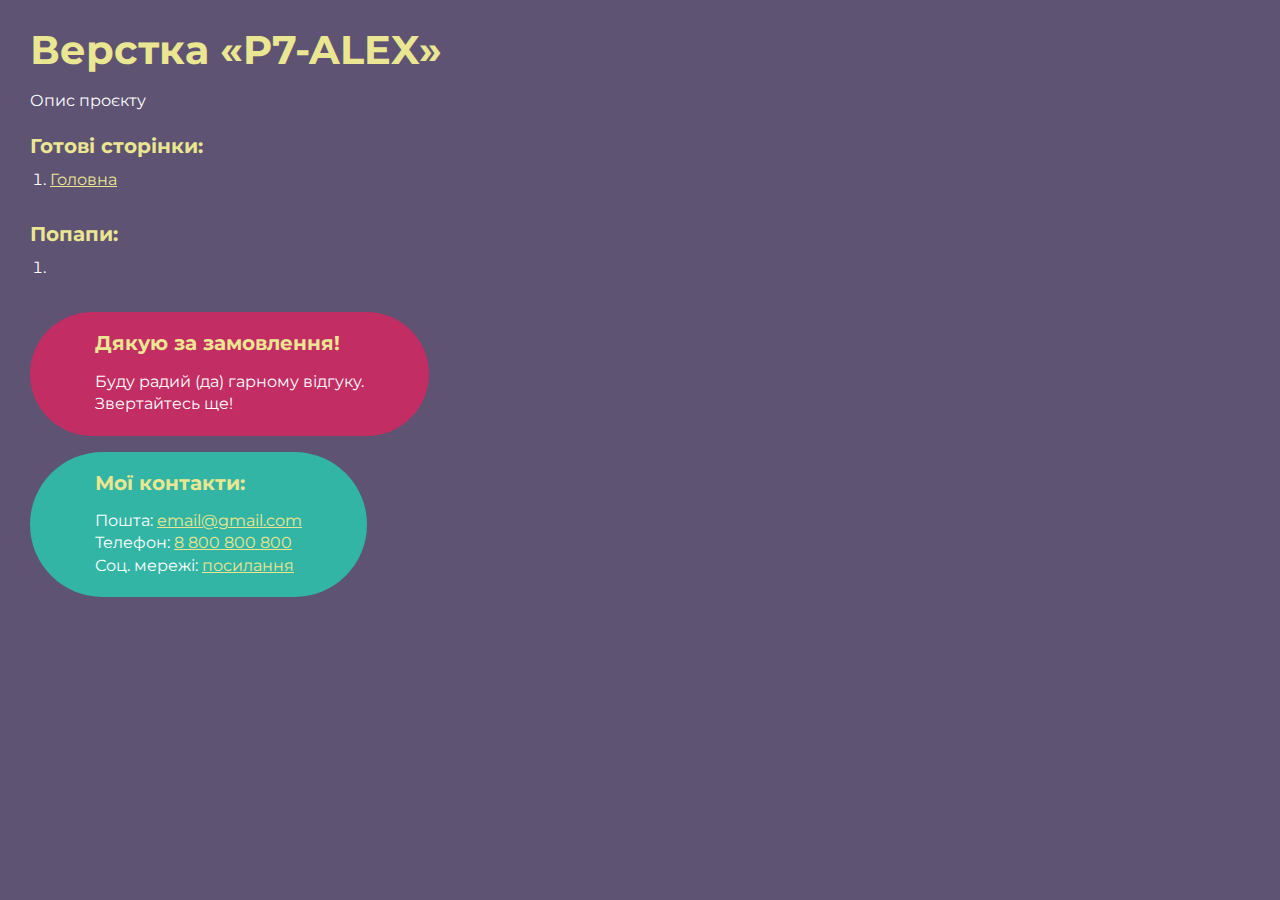
<file: index.html>
<!DOCTYPE html>
<html>

<head>
	<meta charset="UTF-8">
	<meta name="viewport" content="width=device-width, initial-scale=1.0">
	<title>Верстка «P7-ALEX»</title>
</head>

<body>
	<div class="rootpage">
		<h1>Верстка «P7-ALEX»</h1>
		<div class="rootpage__info">
			Опис проєкту
		</div>
		<h2>Готові сторінки:</h2>
		<ol class="rootpage__list">
			<li><a target="_blank" href="home.html">Головна</a></li>
		</ol>
		<h2>Попапи:</h2>
		<ol class="rootpage__list">
			<li><a target="_blank" href="home.html#"></a></li>
		</ol>
		<div class="rootpage__tnx">
			<h2>Дякую за замовлення!</h2>
			<p>Буду радий (да) гарному відгуку.</p>
			<p>Звертайтесь ще!</p>
		</div>
		<div class="rootpage__contacts">
			<h2>Мої контакти:</h2>
			<p>Пошта: <a href="mailto:email@gmail.com">email@gmail.com</a></p>
			<p>Телефон: <a href="tel:8800800800">8 800 800 800</a></p>
			<p>Соц. мережі: <a href="">посилання</a></p>
		</div>
	</div>
</body>
<style>
	@charset "UTF-8";
	@import url("https://fonts.googleapis.com/css?family=Montserrat:regular,700&display=swap");

	*,
	*::before,
	*::after {
		padding: 0px;
		margin: 0px;
		border: 0px;
		box-sizing: border-box;
	}

	html,
	body {
		height: 100%;
		margin: 0;
		padding: 0;
		min-width: 320px;
		width: 100%;
		color: #fff;
		background-color: #5e5373;
	}

	body {
		font-family: Montserrat;
		font-size: 100%;
		line-height: 1;
		font-size: 1rem;
	}

	a {
		text-decoration: underline;
		color: #ebe691
	}

	a:visited {
		text-decoration: underline;
		color: #aaa768;
	}

	a:hover {
		text-decoration: none;
	}

	ul li {
		list-style: none;
	}

	img {
		vertical-align: top;
	}

	.wrapper {
		width: 100%;
		min-height: 100%;
		overflow: hidden;
	}

	.rootpage {
		padding: 30px;
		display: flex;
		flex-direction: column;
		align-items: flex-start;
	}

	@media (max-width: 767px) {
		.rootpage {
			padding: 30px 15px;
		}
	}

	h1 {
		color: #ebe691;
		font-size: 2.5rem;
		margin: 0px 0px 1.25rem 0px;
	}

	@media (max-width: 767px) {
		h1 {
			font-size: 1.85rem;
			margin: 0px 0px 1.25rem 0px;
		}
	}

	h2 {
		color: #ebe691;
		font-size: 1.25rem;
		margin: 0px 0px 1rem 0px;
	}

	@media (max-width: 767px) {
		h2 {
			font-size: 1.125rem;
			margin: 0px 0px 1rem 0px;
		}
	}

	.rootpage__info {
		line-height: 140%;
		margin: 0px 0px 1.5rem 0px;
	}

	.rootpage__list {
		margin: 0px 0px 2.25rem 1.25rem;
	}

	.rootpage__list li:not(:last-child) {
		margin: 0px 0px 15px 0px;
	}

	.rootpage__contacts,
	.rootpage__tnx {
		border-radius: 200px;
		padding: 20px 65px;
		line-height: 140%;
	}

	@media (max-width: 767px) {

		.rootpage__contacts,
		.rootpage__tnx {
			border-radius: 40px;
			padding: 20px;
		}
	}

	.rootpage__contacts {
		background: #32b5a4;

	}

	.rootpage__contacts a {
		color: #ebe691;
	}

	.rootpage__tnx {
		background: #c22d63;
		margin: 0px 0px 1rem 0px;
	}
</style>

</html>
</file>
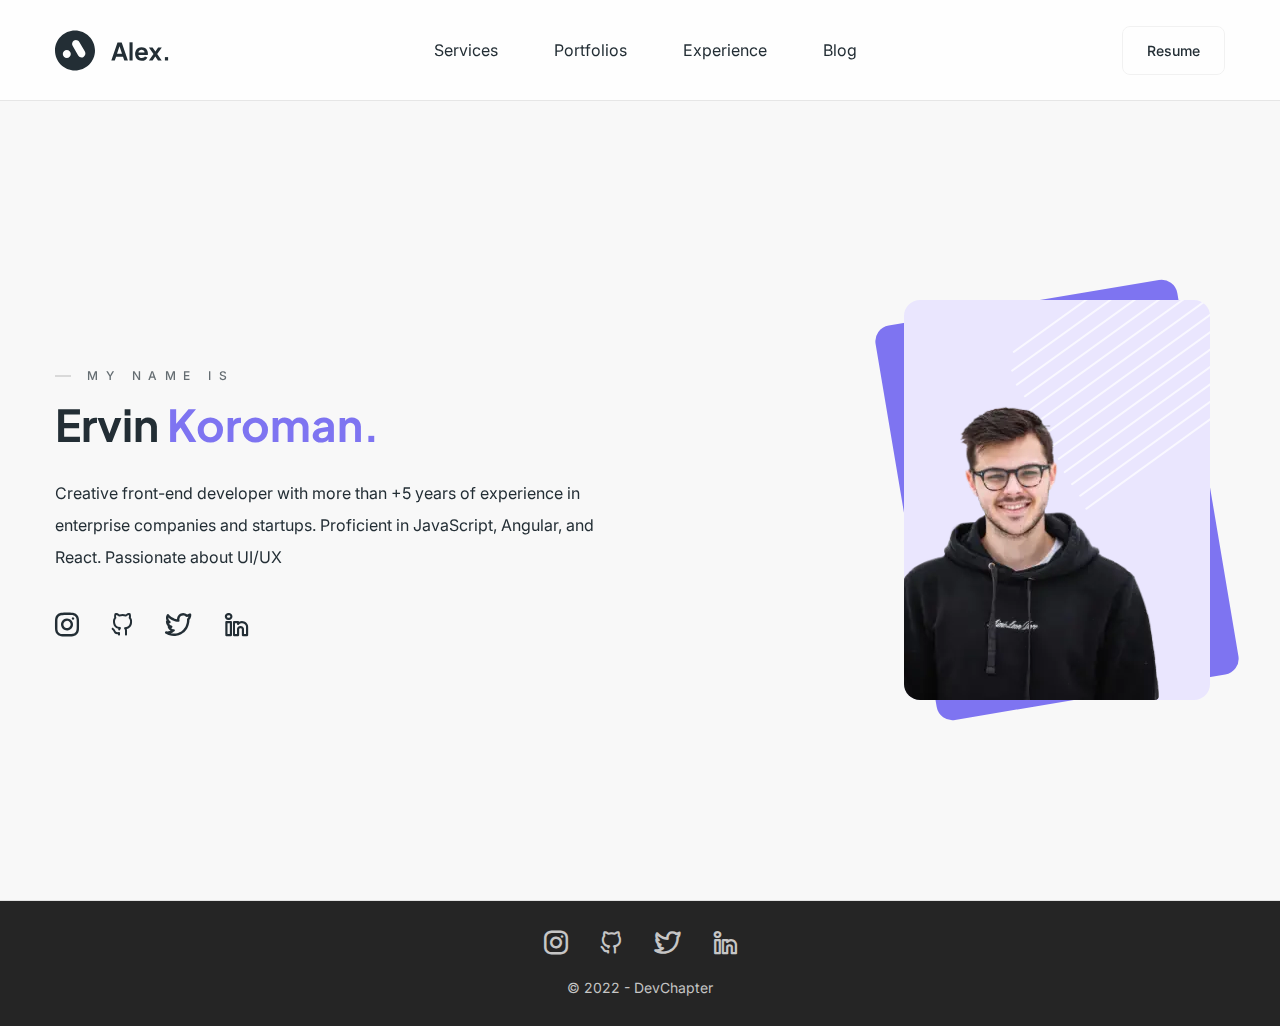
<file: home.html>
<!DOCTYPE html>
<html lang="en">

<head>
	<title>HomePage</title>
	<meta charset="UTF-8">
	<meta name="format-detection" content="telephone=no">
	<!-- <style>body{opacity: 0;}</style> -->
	<link rel="stylesheet" href="css/style.min.css?_v=20230209133333">
	<link rel="shortcut icon" href="favicon.ico">
	<!-- <meta name="robots" content="noindex, nofollow"> -->
	<meta name="viewport" content="width=device-width, initial-scale=1.0">
</head>

<body>
	<div class="wrapper">
		<header class="header">
			<div class="header__container">
				<a href="" class="header__logo"><img src="img/logo.svg" alt="logo"></a>
				<div class="header__menu menu">
					<nav class="menu__body">
						<ul class="menu__list">
							<li class="menu__item"><a data-goto=".services" href="#" class="menu__link">Services</a></li>
							<li class="menu__item"><a data-goto=".portfolio" href="#" class="menu__link">Portfolios</a></li>
							<li class="menu__item"><a data-goto=".career" href="#" class="menu__link">Experience</a></li>
							<li class="menu__item"><a data-goto=".blog" href="#" class="menu__link">Blog</a></li>
						</ul>
					</nav>
				</div>
				<div class="header__actions">
					<a href="#" class="header__button">Resume</a>
					<button type="button" class="menu__icon icon-menu"><span></span></button>
				</div>
			</div>
		</header>
		<main data-fp class="page">
			<section data-fp-section class="page__main main-section">
				<div class="main-section__container">
					<div class="main-section__content">
						<div class="main-section__title title">
							<div class="main-section-title__label title__label">MY NAME IS</div>
							<h1 class="main-section-title__value title__value title__value-big">Ervin
								<span>Koroman.</span>
							</h1>
						</div>
						<div class="main-section__text text">
							Creative front-end developer with more than +5 years of experience in enterprise companies
							and startups. Proficient in JavaScript, Angular, and React. Passionate about UI/UX
						</div>
						<div class="main-section__social social">
							<a href="#" class="social__link _icon-s-instagram"></a>
							<a href="#" class="social__link _icon-s-git"></a>
							<a href="#" class="social__link _icon-s-twitter"></a>
							<a href="#" class="social__link _icon-s-linkedin"></a>
						</div>
					</div>
					<div class="main-section__decor">
						<div class="main-section__image">
							<picture><source srcset="img/main/picture.webp" type="image/webp"><img src="img/main/picture.png" alt="picture"></picture>
						</div>
					</div>
				</div>
			</section>
			<section data-fp-section class="page__services services">
				<div class="services__container">
					<div class="services__title title">
						<div class="services__label title__label">SERVICES</div>
						<h2 class="services__value title__value">Specialized in</h2>
					</div>
					<div class="services__row">
						<div class="services__column">
							<div class="services__column-items">
								<a href="#" class="items__logo"><img src="img/services/icons/01.svg" alt=""></a>
								<div class="items__title title__small">UI/UX Design</div>
								<div class="items__text text">Turn what you have in mind of a digital product into
									reality. For any platform you consider.</div>
							</div>
						</div>
						<div class="services__column">
							<div class="services__column-items">
								<a href="#" class="items__logo"><img src="img/services/icons/02.svg" alt=""></a>
								<div class="items__title title__small">Application Development</div>
								<div class="items__text text">Standard designing, building, and implementing your
									applications with documentation.
								</div>
							</div>
						</div>
						<div class="services__column">
							<div class="services__column-items">
								<a href="#" class="items__logo"><img src="img/services/icons/03.svg" alt=""></a>
								<div class="items__title title__small">Web Development</div>
								<div class="items__text text">Create and maintain your websites and also take care of
									its performance and traffic capacity.</div>
							</div>
						</div>
					</div>
				</div>
			</section>
			<section data-fp-section class="page__portfolio portfolio">
				<div class="portfolio__container">
					<div class="portfolio__header">
						<div class="portfolio__title title">
							<div class="portfolio__label title__label">MY WORKS</div>
							<h2 class="portfolio__value title__value">Featured Portfolios</h2>
						</div>
						<div class="portfolio__controls">
							<button type="button" class="portfolio__arrow portfolio__arrow_left _icon-slider-arrow"></button>
							<button type="button" class="portfolio__arrow portfolio__arrow_right _icon-slider-arrow"></button>
						</div>
					</div>
					<div class="portfolio__slider swiper">
						<div class="portfolio__wrapper swiper-wrapper">
							<div class="portfolio__slide swiper-slide">
								<article class="item-portfolio">
									<a href="" class="item-portfolio__image-ibg">
										<picture><source srcset="img/portfolio/01.webp" type="image/webp"><img src="img/portfolio/01.jpg" alt="Agency Website"></picture>
									</a>
									<div class="item-portfolio__body">
										<h4 class="item-portfolio__title">
											<a href="" class="item-portfolio__link-title">
												Agency Website.
											</a>
										</h4>
										<div class="item-portfolio__footer">
											<a href="" class="item-portfolio__category category-link">WordPress</a>
											<a href="" class="item-portfolio__link _icon-link"></a>
										</div>
									</div>
								</article>
							</div>
							<div class="portfolio__slide swiper-slide">
								<article class="item-portfolio">
									<a href="" class="item-portfolio__image-ibg">
										<picture><source srcset="img/portfolio/02.webp" type="image/webp"><img src="img/portfolio/02.jpg" alt="Agency Website"></picture>
									</a>
									<div class="item-portfolio__body">
										<h4 class="item-portfolio__title">
											<a href="" class="item-portfolio__link-title">
												Dashboard Website.
											</a>
										</h4>
										<div class="item-portfolio__footer">
											<a href="" class="item-portfolio__category category-link">React</a>
											<a href="" class="item-portfolio__link _icon-link"></a>
										</div>
									</div>
								</article>
							</div>
							<div class="portfolio__slide swiper-slide">
								<article class="item-portfolio">
									<a href="" class="item-portfolio__image-ibg">
										<picture><source srcset="img/portfolio/03.webp" type="image/webp"><img src="img/portfolio/03.jpg" alt="Agency Website"></picture>
									</a>
									<div class="item-portfolio__body">
										<h4 class="item-portfolio__title">
											<a href="" class="item-portfolio__link-title">Support Center Website.</a>
										</h4>
										<div class="item-portfolio__footer">
											<a href="" class="item-portfolio__category category-link">PHP</a>
											<a href="" class="item-portfolio__link _icon-link"></a>
										</div>
									</div>
								</article>
							</div>
							<div class="portfolio__slide swiper-slide">
								<article class="item-portfolio">
									<a href="" class="item-portfolio__image-ibg">
										<picture><source srcset="img/portfolio/02.webp" type="image/webp"><img src="img/portfolio/02.jpg" alt="Agency Website"></picture>
									</a>
									<div class="item-portfolio__body">
										<h4 class="item-portfolio__title">
											<a href="" class="item-portfolio__link-title">Dashboard Website.</a>
										</h4>
										<div class="item-portfolio__footer">
											<a href="" class="item-portfolio__category category-link">React</a>
											<a href="" class="item-portfolio__link _icon-link"></a>
										</div>
									</div>
								</article>
							</div>
						</div>
					</div>
				</div>
			</section>
			<section data-fp-section class="page__career career">
				<div data-tabs class="career__container">
					<div class="career__body">
						<div class="career__title title">
							<div class="career__label title__label">career path</div>
							<h2 class="career__value title__value">Work Experiences</h2>
						</div>
						<nav data-tabs-titles class="career-tabs__navigation">
							<button type="button" class="career-tabs__title _tab-active">Apple</button>
							<button type="button" class="career-tabs__title">Microsoft</button>
							<button type="button" class="career-tabs__title">Facebook</button>
							<button type="button" class="career-tabs__title">Slack</button>
						</nav>
						<div data-tabs-body class="career__content career-tabs">
							<div class="career-tabs__body">
								<div class="tabs-body__article">
									<div class="body-article__title title__small">Front-end Developer <span>Apple
											.Inc</span></div>
									<div class="body-article__subtitle">California, United States</div>
									<div class="body-article__status">Nov 2020 - Present · Full-time</div>
									<div class="body-article__category">
										<div class="article-categort__one">Swift</div>
										<div class="article-categort__one">Go</div>
									</div>
								</div>
								<div class="tabs-body__experience">
									<ul class="tabs-body__list">
										<li class="tabs-body__punct">
											<p>Improving overall website performance for mobile users.</p>
										</li>
										<li class="tabs-body__punct">
											<p>Collaborate with back-end developers and web designers to improve
												usability</p>
										</li>
										<li class="tabs-body__punct">
											<p>Add voice search feature for mobile app.</p>
										</li>
										<li class="tabs-body__punct">
											<p>Developing an admin panel to manage contents, users, products and ...</p>
										</li>
									</ul>
								</div>
							</div>
							<div class="career-tabs__body">
								<div class="tabs-body__article">
									<div class="body-article__title title__small">Front-end Developer
										<span>Microsoft</span>
									</div>
									<div class="body-article__subtitle">California, United States</div>
									<div class="body-article__status">Sep 2019 - Nov 2020 · Full-time</div>
									<div class="body-article__category">
										<div class="article-categort__one">Python</div>
										<div class="article-categort__one">Go</div>
									</div>
								</div>
								<div class="tabs-body__experience">
									<ul class="tabs-body__list">
										<li class="tabs-body__punct">
											<p>Improving overall website performance for mobile users.</p>
										</li>
										<li class="tabs-body__punct">
											<p>Collaborate with back-end developers and web designers to improve
												usability</p>
										</li>
										<li class="tabs-body__punct">
											<p>Add voice search feature for mobile app.</p>
										</li>
										<li class="tabs-body__punct">
											<p>Developing an admin panel to manage contents, users, products and ...</p>
										</li>
									</ul>
								</div>
							</div>
							<div class="career-tabs__body">
								<div class="tabs-body__article">
									<div class="body-article__title title__small">Front-end Developer
										<span>Facebook</span>
									</div>
									<div class="body-article__subtitle">California, United States</div>
									<div class="body-article__status">Oct 2018 - Sep 2019 · Full-time</div>
									<div class="body-article__category">
										<div class="article-categort__one">React</div>
										<div class="article-categort__one">Go</div>
									</div>
								</div>
								<div class="tabs-body__experience">
									<ul class="tabs-body__list">
										<li class="tabs-body__punct">
											<p>Improving overall website performance for mobile users.</p>
										</li>
										<li class="tabs-body__punct">
											<p>Collaborate with back-end developers and web designers to improve
												usability</p>
										</li>
										<li class="tabs-body__punct">
											<p>Add voice search feature for mobile app.</p>
										</li>
										<li class="tabs-body__punct">
											<p>Developing an admin panel to manage contents, users, products and ...</p>
										</li>
									</ul>
								</div>
							</div>
							<div class="career-tabs__body">
								<div class="tabs-body__article">
									<div class="body-article__title title__small">Front-end Developer <span>Slack</span>
									</div>
									<div class="body-article__subtitle">California, United States</div>
									<div class="body-article__status">Jun 2016 - Oct 2018 · Full-time</div>
									<div class="body-article__category">
										<div class="article-categort__one">JS</div>
										<div class="article-categort__one">Go</div>
									</div>
								</div>
								<div class="tabs-body__experience">
									<ul class="tabs-body__list">
										<li class="tabs-body__punct">
											<p>Improving overall website performance for mobile users.</p>
										</li>
										<li class="tabs-body__punct">
											<p>Collaborate with back-end developers and web designers to improve
												usability</p>
										</li>
										<li class="tabs-body__punct">
											<p>Add voice search feature for mobile app.</p>
										</li>
										<li class="tabs-body__punct">
											<p>Developing an admin panel to manage contents, users, products and ...</p>
										</li>
									</ul>
								</div>
							</div>
						</div>
					</div>
				</div>
			</section>
			<section data-fp-section class="page__blog blog">
				<div class="blog__container">
					<div class="blog__title title">
						<div class="blog__label title__label">MY ARTICLES</div>
						<h2 class="blog__value title__value">Personal Blog</h2>
					</div>
					<div class="blog__row">
						<div class="blog__column">
							<div class="column-blog__items">
								<div class="blog-items__image"><picture><source srcset="img/blog/01.webp" type="image/webp"><img src="img/blog/01.jpg" alt="picture"></picture></div>
								<div class="blog-items__body">
									<div class="blog-items__title">How to prototype in figma</div>
									<div class="blog-items__date">July 15, 2021 </div>
									<div class="blog-items__text">Lorem ipsum dolor sit amet, consectetur adipiscing
										elit. Fusce id magna nec ante scelerisque laoreet. Fusce finibus ... </div>
									<a href="#" class="blog-items__button">Continue Reading</a>
								</div>
							</div>
						</div>
						<div class="blog__column">
							<div class="column-blog__items">
								<div class="blog-items__image"><picture><source srcset="img/blog/02.webp" type="image/webp"><img src="img/blog/02.jpg" alt="picture"></picture></div>
								<div class="blog-items__body">
									<div class="blog-items__title">Being more productive with Notion. </div>
									<div class="blog-items__date">Aug 8, 2020 </div>
									<div class="blog-items__text">Lorem ipsum dolor sit amet, consectetur adipiscing
										elit. Fusce id magna nec ante scelerisque laoreet. Fusce finibus ... </div>
									<a href="#" class="blog-items__button">Continue Reading</a>
								</div>
							</div>
						</div>
						<div class="blog__column">
							<div class="column-blog__items">
								<div class="blog-items__image"><picture><source srcset="img/blog/03.webp" type="image/webp"><img src="img/blog/03.jpg" alt="picture"></picture></div>
								<div class="blog-items__body">
									<div class="blog-items__title">Beginners guide to adobe illustrator </div>
									<div class="blog-items__date">Feb 19, 2021 </div>
									<div class="blog-items__text">Lorem ipsum dolor sit amet, consectetur adipiscing
										elit. Fusce id magna nec ante scelerisque laoreet. eet. ... </div>
									<a href="#" class="blog-items__button">Continue Reading</a>
								</div>
							</div>
						</div>
					</div>
				</div>
			</section>
			<section data-fp-section class="page__testimonials testimonials">
				<div class="testimonials__container">
					<div class="testimonials__title title">
						<div class="testimonials__label title__label">MY CLIENTS</div>
						<h2 class="testimonials__value title__value">Testimonials</h2>
					</div>
					<div class="testimonials__row">
						<div class="testimonials__column">
							<div class="testimonials__image-ibg"><picture><source srcset="img/testimonials/01.webp" type="image/webp"><img src="img/testimonials/01.jpg" alt=""></picture></div>
							<div class="testimonials__text">We were very pleased to hear how you resolved our website's
								user
								interface issues and challenges. </div>
							<div class="testimonials__name">Amelia Miller</div>
							<div class="testimonials__category">Designer</div>
						</div>
						<div class="testimonials__column">
							<div class="testimonials__image-ibg"><picture><source srcset="img/testimonials/02.webp" type="image/webp"><img src="img/testimonials/02.jpg" alt=""></picture></div>
							<div class="testimonials__text">I’m glad I decided to work with you. The project was
								delivered on time with all the requirements. </div>
							<div class="testimonials__name">James Delaney </div>
							<div class="testimonials__category">Developer</div>
						</div>
						<div class="testimonials__column">
							<div class="testimonials__image-ibg"><picture><source srcset="img/testimonials/03.webp" type="image/webp"><img src="img/testimonials/03.jpg" alt=""></picture></div>
							<div class="testimonials__text">The management of our projects was always faced with
								difficulties, but you handled these well. </div>
							<div class="testimonials__name">Isabella Bennett</div>
							<div class="testimonials__category">Manager</div>
						</div>
					</div>
				</div>
			</section>
			<section data-fp-section class="page__education education">
				<div class="education__container">
					<div class="education__title title">
						<div class="education__label title__label">LEARNING PATH</div>
						<h2 class="education__value title__value">Education & Skills</h2>
					</div>
					<div class="education__row">
						<div class="education__column timeline">
							<div class="education-column__timeline">
								<div class="timeline__name">Kingston university</div>
								<div class="timeline__degree">Master's degree - Software Engineering</div>
								<div class="timeline__date">2019 - 2021</div>
							</div>
							<div class="education-column__timeline">
								<div class="timeline__name">Kingston university</div>
								<div class="timeline__degree">Bachelor's degree - Computer Engineering</div>
								<div class="timeline__date">2015 - 2019</div>
							</div>
							<div class="education-column__timeline">
								<div class="timeline__name">Westminster School </div>
								<div class="timeline__degree">Diploma's degree - Mathematics</div>
								<div class="timeline__date">2013 - 2015</div>
							</div>
						</div>
						<div class="education__column">
							<div class="education-column__skills">
								<div class="skills__text text">
									<p>
										For 5+ years, I have been continuously learning in the field of front-end and
										experimenting with new technologies and frameworks, and here you can see a summary
										of my skills.
									</p>
								</div>
								<div class="skills__items">
									<div class="items-skills__label">React</div>
									<div class="items-skills__line"><span style="width: 67.5%;"></span></div>
								</div>
								<div class="skills__items">
									<div class="items-skills__label">Angular</div>
									<div class="items-skills__line"><span style="width: 52%;"></span></div>
								</div>
								<div class="skills__items">
									<div class="items-skills__label">Javascript</div>
									<div class="items-skills__line"><span style="width: 63.8%;"></span></div>
								</div>
							</div>
						</div>
					</div>
				</div>
			</section>
			<section data-fp-section class="page__contacts contacts">
				<div class="contacts__container">
					<div class="contacts__row">
						<div class="contacts__column">
							<form action="#" class="contacts__form form">
								<div class="form__item">
									<input autocomplete="off" type="text" name="form[]" data-error="Error" data-required placeholder="Name" class="form__input">
								</div>
								<div class="form__item">
									<input autocomplete="off" type="text" name="form[]" data-error="Error" data-required="email" placeholder="Email" class="form__input">
								</div>
								<div class="form__item">
									<textarea autocomplete="off" name="form[]" placeholder="Message" data-error="Error" class="form__input"></textarea>
								</div>
								<div class="form__item">
									<button type="submit" class="form__button button">Send Message</button>
								</div>
							</form>
						</div>
						<div class="contacts__column">
							<div class="contacts__body">
								<ul class="contacts__list">
									<li class="contacts-list__item">
										<div class="contacts-list__icon"><img src="img/contacts/icons/01.svg" alt=""></div>
										<div class="contacts-list__body">
											<div class="contacts-list__title">Address</div>
											<a href="#" class="contacts-list__info">3424 Layman Avenue, Fayetteville, NC</a>
										</div>
									</li>
									<li class="contacts-list__item">
										<div class="contacts-list__icon"><img src="img/contacts/icons/02.svg" alt=""></div>
										<div class="contacts-list__body">
											<div class="contacts-list__title">Phone</div>
											<a href="tel:5014141541" class="contacts-list__info">(501) 414-1541</a>
										</div>
									</li>
									<li class="contacts-list__item">
										<div class="contacts-list__icon"><img src="img/contacts/icons/03.svg" alt=""></div>
										<div class="contacts-list__body">
											<div class="contacts-list__title">E-Mail</div>
											<a href="mailto:ervin.koroman12@gmail.com" class="contacts-list__info">devchapter@gmail.com</a>
										</div>
									</li>
								</ul>
							</div>
						</div>
					</div>
				</div>
				<footer class="footer">
					<div class="footer__container">
						<div class="footer__social social">
							<a href="#" class="social__link _icon-s-instagram"></a>
							<a href="#" class="social__link _icon-s-git"></a>
							<a href="#" class="social__link _icon-s-twitter"></a>
							<a href="#" class="social__link _icon-s-linkedin"></a>
						</div>
						<div class="footer__text">© 2022 - DevChapter</div>
					</div>
				</footer>
			</section>
		</main>
		<footer class="footer">
			<div class="footer__container">
				<div class="footer__social social">
					<a href="#" class="social__link _icon-s-instagram"></a>
					<a href="#" class="social__link _icon-s-git"></a>
					<a href="#" class="social__link _icon-s-twitter"></a>
					<a href="#" class="social__link _icon-s-linkedin"></a>
				</div>
				<div class="footer__text">© 2022 - DevChapter</div>
			</div>
		</footer>
	</div>
	<script src="js/app.min.js?_v=20230209133333"></script>
</body>

</html>
</file>
<file: css/style.min.css>
@charset "UTF-8";@import url(https://fonts.googleapis.com/css?family=Inter:regular,500&display=swap);@import url(https://fonts.googleapis.com/css?family=Plus+Jakarta+Sans:500,700&display=swap);@font-face{font-family:icons;font-display:swap;src:url(../fonts/icons.woff2) format("woff2"),url(../fonts/icons.woff) format("woff");font-weight:400;font-style:normal}._tab-active::after,[class*=_icon-]:before{font-family:icons;font-style:normal;font-weight:400;font-variant:normal;text-transform:none;line-height:1;-webkit-font-smoothing:antialiased;-moz-osx-font-smoothing:grayscale}[class*=_icon-]:before{display:block}._icon-link:before{content:"\e900"}._icon-s-git:before{content:"\e901"}._icon-s-instagram:before{content:"\e902"}._icon-slider-arrow:before{content:"\e903"}._icon-s-linkedin:before{content:"\e904"}._icon-s-twitter:before{content:"\e905"}*{padding:0;margin:0;border:0}*,:after,:before{-webkit-box-sizing:border-box;box-sizing:border-box}body,html{height:100%;min-width:320px}body{color:#232e35;line-height:1;font-family:Inter;font-size:1rem;-ms-text-size-adjust:100%;-moz-text-size-adjust:100%;-webkit-text-size-adjust:100%;-webkit-font-smoothing:antialiased;-moz-osx-font-smoothing:grayscale}button,input,textarea{font-family:Inter;font-size:inherit}button{cursor:pointer;color:inherit;background-color:transparent}a{color:inherit;text-decoration:none}ul li{list-style:none}img{vertical-align:top}h1,h2,h3,h4,h5,h6{font-weight:inherit;font-size:inherit}.lock body{overflow:hidden;-ms-touch-action:none;touch-action:none;-ms-scroll-chaining:none;overscroll-behavior:none}.wrapper{min-height:100%;display:-webkit-box;display:-ms-flexbox;display:flex;-webkit-box-orient:vertical;-webkit-box-direction:normal;-ms-flex-direction:column;flex-direction:column;overflow:hidden;background:#f8f8f8}@supports (overflow:clip){.wrapper{overflow:clip}}.wrapper>main{-webkit-box-flex:1;-ms-flex:1 1 auto;flex:1 1 auto}.wrapper>*{min-width:0}[class*=__container]{max-width:75rem;margin:0 auto;min-height:100%;padding:0 .9375rem}.fp-init body{overflow:hidden;-ms-touch-action:none;touch-action:none;-ms-scroll-chaining:none;overscroll-behavior:none}[data-fp]{min-height:100vh}.touch [data-fp]{min-height:calc(var(--vh,1vh) * 100)}.fp-init [data-fp]{z-index:1;-ms-touch-action:none;touch-action:none;position:relative;overflow:hidden}.fp-switching [data-fp-section]{-ms-touch-action:none;touch-action:none}.fp-init [data-fp-section]{position:absolute;top:0;left:0;right:0;bottom:0;width:100%;height:100%;overflow:auto}.fp-init .cards-mode [data-fp-section],.fp-init .slider-mode [data-fp-section]{-webkit-transition:-webkit-transform .7s cubic-bezier(.55,.085,0,.99) 0s;transition:-webkit-transform .7s cubic-bezier(.55,.085,0,.99) 0s;-o-transition:transform .7s cubic-bezier(.55,.085,0,.99) 0s;transition:transform .7s cubic-bezier(.55,.085,0,.99) 0s;transition:transform .7s cubic-bezier(.55,.085,0,.99) 0s,-webkit-transform .7s cubic-bezier(.55,.085,0,.99) 0s}.fp-init .fade-mode [data-fp-section]{-webkit-transition:opacity .5s ease-in-out 0s,visibility .5s ease-in-out 0s;-o-transition:opacity .5s ease-in-out 0s,visibility .5s ease-in-out 0s;transition:opacity .5s ease-in-out 0s,visibility .5s ease-in-out 0s}.fp-bullets{position:fixed;top:50%;-webkit-transform:translate(0,-50%);-ms-transform:translate(0,-50%);transform:translate(0,-50%);right:2.5rem;max-height:100%;display:-webkit-box;display:-ms-flexbox;display:flex;-webkit-box-orient:vertical;-webkit-box-direction:normal;-ms-flex-direction:column;flex-direction:column;-ms-flex-wrap:wrap;flex-wrap:wrap;-webkit-box-align:center;-ms-flex-align:center;align-items:center;-webkit-box-pack:center;-ms-flex-pack:center;justify-content:center;z-index:2;gap:.625rem}.fp-bullets .fp-bullet{cursor:pointer;width:1.25rem;height:1.25rem;-webkit-box-flex:0;-ms-flex:0 0 1.25rem;flex:0 0 1.25rem;border-radius:.625rem;background-color:#100c46;-webkit-box-shadow:0 0 .1875rem #6257fe,0 0 1.875rem rgba(255,255,255,.8);box-shadow:0 0 .1875rem #6257fe,0 0 1.875rem rgba(255,255,255,.8);border:.0625rem solid #fff;opacity:.6;-webkit-transition:opacity .4s ease-in-out 0s,background-color .4s ease-in-out 0s,-webkit-transform .4s ease-in-out 0s,-webkit-box-shadow .4s ease-in-out 0s;transition:opacity .4s ease-in-out 0s,background-color .4s ease-in-out 0s,-webkit-transform .4s ease-in-out 0s,-webkit-box-shadow .4s ease-in-out 0s;-o-transition:transform .4s ease-in-out 0s,opacity .4s ease-in-out 0s,background-color .4s ease-in-out 0s,box-shadow .4s ease-in-out 0s;transition:transform .4s ease-in-out 0s,opacity .4s ease-in-out 0s,background-color .4s ease-in-out 0s,box-shadow .4s ease-in-out 0s;transition:transform .4s ease-in-out 0s,opacity .4s ease-in-out 0s,background-color .4s ease-in-out 0s,box-shadow .4s ease-in-out 0s,-webkit-transform .4s ease-in-out 0s,-webkit-box-shadow .4s ease-in-out 0s}.fp-bullets .fp-bullet-active{opacity:1;background-color:#6257fe;-webkit-transform:translate3D(-.3125rem,-.125rem,0);-ms-transform:translate3D(-.3125rem,-.125rem,0);transform:translate3D(-.3125rem,-.125rem,0);-webkit-box-shadow:.3125rem .125rem .1875rem #100c46,0 0 1.875rem rgba(255,255,255,.8);box-shadow:.3125rem .125rem .1875rem #100c46,0 0 1.875rem rgba(255,255,255,.8)}[class*=-ibg]{position:relative}[class*=-ibg] img{position:absolute;width:100%;height:100%;top:0;left:0;-o-object-fit:cover;object-fit:cover}[class*=-ibg_contain] img{-o-object-fit:contain;object-fit:contain}.title__label{color:#656d72;text-transform:uppercase;font-weight:500;font-size:.75rem;line-height:2;letter-spacing:.625em;display:-webkit-box;display:-ms-flexbox;display:flex;-webkit-box-align:center;-ms-flex-align:center;align-items:center;gap:1rem}.title__label:not(:last-child){margin-bottom:.75em}.title__label::before{content:"";width:1rem;height:.125rem;background-color:#d9d9d9}.title__value{font-family:"Plus Jakarta Sans";font-style:normal;font-weight:700;font-size:2.25rem;line-height:1.25}.title__value span{color:#7e74f1}.title__value-big{font-size:2.75rem;line-height:1.25}.text{line-height:2}.title__small{font-family:"Plus Jakarta Sans";font-weight:500;font-size:16px;line-height:20px}.header{position:fixed;width:100%;z-index:100;background-color:rgba(255,255,255,.85)}.header__container{display:-webkit-box;display:-ms-flexbox;display:flex;-webkit-box-align:center;-ms-flex-align:center;align-items:center;-webkit-box-pack:justify;-ms-flex-pack:justify;justify-content:space-between;gap:.9375rem;min-height:100px}.header__logo{position:relative;z-index:5}.header__actions{display:-webkit-box;display:-ms-flexbox;display:flex;gap:.9375rem;-webkit-box-align:center;-ms-flex-align:center;align-items:center}.header__button{position:relative;z-index:5;font-weight:500;font-size:.875rem;line-height:1.2142857143;padding:.9375rem 1.5rem;border:1px solid #f1f1f1;border-radius:.5rem;-webkit-transition:all .3s ease 0s;-o-transition:all .3s ease 0s;transition:all .3s ease 0s}.header__button:hover{border:1px solid #000}.menu__item{text-align:right}.menu__link{line-height:1.1875;-webkit-transition:all .3s ease 0s;-o-transition:all .3s ease 0s;transition:all .3s ease 0s;position:relative;padding-bottom:.0625rem}.menu__link::after{content:"";position:absolute;width:0;height:.0625rem;bottom:0;left:50%;background-color:#7e74f1;-webkit-transition:all .3s ease 0s;-o-transition:all .3s ease 0s;transition:all .3s ease 0s}.menu__link:hover{color:#7e74f1}.menu__link:hover::after{left:0;width:100%}.icon-menu{display:none}.footer{border-top:1px solid #e1e1e1;background-color:#252525}.footer__container{display:-webkit-box;display:-ms-flexbox;display:flex;-webkit-box-pack:center;-ms-flex-pack:center;justify-content:center;-webkit-box-align:center;-ms-flex-align:center;align-items:center;-webkit-box-orient:vertical;-webkit-box-direction:normal;-ms-flex-direction:column;flex-direction:column;padding:1.875rem 0}.footer__social{display:-webkit-box;display:-ms-flexbox;display:flex;color:#c6c6c6;gap:2rem;-webkit-box-align:center;-ms-flex-align:center;align-items:center;margin-bottom:1.5rem}.footer__text{font-size:.875rem;line-height:1.0625rem;color:#c6c6c6}.main-section__container{padding-top:9.375rem;padding-bottom:3.125rem;display:-ms-grid;display:grid;min-height:100%;-webkit-box-align:center;-ms-flex-align:center;align-items:center;-ms-grid-columns:(1fr)[2];grid-template-columns:repeat(2,1fr)}.main-section__social{display:-webkit-box;display:-ms-flexbox;display:flex;gap:2rem;-webkit-box-align:center;-ms-flex-align:center;align-items:center}.main-section__title{margin-bottom:1.5625rem}.main-section__text{margin-bottom:2.5rem}.main-section__decor{-ms-grid-column-align:end;justify-self:end;width:100%;max-width:336px}.main-section__image{margin:0 .9375rem;position:relative;padding-bottom:119.0476190476%}.main-section__image::after,.main-section__image::before{content:"";position:absolute;top:0;left:0;width:100%;height:100%;border-radius:1rem}.main-section__image::before{z-index:1;background:#7e74f1;-webkit-transform:rotate(-9.55deg);-ms-transform:rotate(-9.55deg);transform:rotate(-9.55deg)}.main-section__image::after{z-index:2;background:#eae6fe url(../img/main/lines.svg) top right no-repeat}.main-section__image img{position:absolute;max-width:100%;bottom:0;left:0;z-index:3;border-bottom-left-radius:1rem}.social__link{font-size:1.5rem;-webkit-transition:all .3s ease 0s;-o-transition:all .3s ease 0s;transition:all .3s ease 0s}.social__link:hover{color:#7e74f1}.services__container{display:-webkit-box;display:-ms-flexbox;display:flex;-webkit-box-pack:center;-ms-flex-pack:center;justify-content:center;-webkit-box-align:center;-ms-flex-align:center;align-items:center;-webkit-box-orient:vertical;-webkit-box-direction:normal;-ms-flex-direction:column;flex-direction:column;padding-top:3.125rem;padding-bottom:3.125rem}.services__title{max-width:240px;display:-webkit-box;display:-ms-flexbox;display:flex;-webkit-box-orient:vertical;-webkit-box-direction:normal;-ms-flex-direction:column;flex-direction:column;margin:0 auto 6.25rem auto}.services__row{width:100%;display:-webkit-box;display:-ms-flexbox;display:flex;-webkit-box-align:center;-ms-flex-align:center;align-items:center;-webkit-box-pack:justify;-ms-flex-pack:justify;justify-content:space-between;gap:1.875rem}.services__column{background-color:#fff;padding:.625rem;border-radius:.5rem}.services__column-items{display:-webkit-box;display:-ms-flexbox;display:flex;-webkit-box-orient:vertical;-webkit-box-direction:normal;-ms-flex-direction:column;flex-direction:column;-webkit-box-align:center;-ms-flex-align:center;align-items:center;text-align:center;max-width:260px;min-height:100%;height:100%}.items__logo{padding:1rem;background:#f5f3fe;border-radius:16px;width:3.3125rem;height:3.125rem;margin-bottom:1.5rem}.items__title{-webkit-box-flex:1;-ms-flex:1 1 auto;flex:1 1 auto;margin-bottom:1rem}.items__text{font-size:.875rem;line-height:1.7142857143}.portfolio__container{display:-webkit-box;display:-ms-flexbox;display:flex;-webkit-box-orient:vertical;-webkit-box-direction:normal;-ms-flex-direction:column;flex-direction:column;-webkit-box-pack:center;-ms-flex-pack:center;justify-content:center;padding-top:7.5rem;padding-bottom:1.875rem}.portfolio__header{display:-webkit-box;display:-ms-flexbox;display:flex;gap:1.25rem;-webkit-box-align:center;-ms-flex-align:center;align-items:center;-webkit-box-pack:justify;-ms-flex-pack:justify;justify-content:space-between}.portfolio__controls{display:-webkit-box;display:-ms-flexbox;display:flex;-webkit-box-align:center;-ms-flex-align:center;align-items:center;gap:1rem}.portfolio__arrow{background:#eae6fe;border-radius:1rem;color:#7e74f1;font-size:1.5rem;padding:.875rem 1.125rem;-webkit-transition:background-color .3s ease 0s;-o-transition:background-color .3s ease 0s;transition:background-color .3s ease 0s}.portfolio__arrow.swiper-button-disabled{opacity:.5;cursor:default;background:#eae6fe;color:#7e74f1}.portfolio__arrow_left{-webkit-transform:rotate(-180deg);-ms-transform:rotate(-180deg);transform:rotate(-180deg)}.item-portfolio{border:1px solid #f5f5f5;background-color:#fff;border-radius:.5rem;overflow:hidden;display:-webkit-box;display:-ms-flexbox;display:flex;-webkit-box-orient:vertical;-webkit-box-direction:normal;-ms-flex-direction:column;flex-direction:column;min-height:100%}.item-portfolio__image-ibg{overflow:hidden;padding-bottom:81.7174515235%;opacity:.5;-webkit-transition:opacity .8s ease 0s;-o-transition:opacity .8s ease 0s;transition:opacity .8s ease 0s}.item-portfolio__image-ibg img{-o-object-position:top;object-position:top;-webkit-transition:-webkit-transform .8s ease 0s;transition:-webkit-transform .8s ease 0s;-o-transition:transform .8s ease 0s;transition:transform .8s ease 0s;transition:transform .8s ease 0s,-webkit-transform .8s ease 0s}.item-portfolio__body{padding:1.5rem;display:-webkit-box;display:-ms-flexbox;display:flex;-webkit-box-orient:vertical;-webkit-box-direction:normal;-ms-flex-direction:column;flex-direction:column;gap:1rem;-webkit-box-flex:1;-ms-flex:1 1 auto;flex:1 1 auto}.item-portfolio__title{-webkit-box-flex:1;-ms-flex:1 1 100%;flex:1 1 100%}.item-portfolio__link-title{color:#232e35;font-weight:500;line-height:1.25;-webkit-transition:color .3s ease 0s;-o-transition:color .3s ease 0s;transition:color .3s ease 0s}.item-portfolio__footer{display:-webkit-box;display:-ms-flexbox;display:flex;-webkit-box-align:center;-ms-flex-align:center;align-items:center;gap:1rem}.item-portfolio__category{color:#656d72;font-weight:500;font-size:12px;line-height:15px;border:1px solid #f1f1f1;border-radius:4px;padding:.25rem .5rem;-webkit-transition:all .3s ease 0s;-o-transition:all .3s ease 0s;transition:all .3s ease 0s}.item-portfolio__category:hover{color:#000;border:1px solid #000}.item-portfolio__link{-webkit-transition:color .3s ease 0s;-o-transition:color .3s ease 0s;transition:color .3s ease 0s;font-size:.59375rem}.career__container{display:-webkit-box;display:-ms-flexbox;display:flex;-webkit-box-orient:vertical;-webkit-box-direction:normal;-ms-flex-direction:column;flex-direction:column;-webkit-box-pack:center;-ms-flex-pack:center;justify-content:center;padding-top:7.5rem;padding-bottom:1.875rem}.career__body{display:-ms-grid;display:grid;-ms-grid-columns:auto;grid-template-columns:auto;-ms-grid-rows:auto;grid-template-rows:auto}.career__content{-ms-grid-row-span:2;grid-row:span 2}.career-tabs__navigation{display:-ms-grid;display:grid;gap:1.1875rem}.career-tabs__title{text-align:left;font-size:1rem;line-height:1.1875rem;padding-left:.875rem;-webkit-transition:all .4s ease 0s;-o-transition:all .4s ease 0s;transition:all .4s ease 0s}.career-tabs__title:hover{color:#7e74f1}._tab-active{margin-bottom:1.25rem;margin-top:1.25rem;color:#7e74f1;-webkit-transform:translate(20px,0);-ms-transform:translate(20px,0);transform:translate(20px,0);display:-webkit-box;display:-ms-flexbox;display:flex;-webkit-box-pack:justify;-ms-flex-pack:justify;justify-content:space-between;-webkit-box-align:center;-ms-flex-align:center;align-items:center}._tab-active::after{content:"\e903";font-size:.75rem}.tabs-body__article{padding:2rem 0;border-bottom:1px solid #dfdfdf}.tabs-body__experience{padding:2rem 0}.tabs-body__punct{font-size:1rem;line-height:1.1875rem;color:#656d72;margin-bottom:1rem;position:relative;padding-left:1.75rem}.tabs-body__punct::before{content:"";position:absolute;width:10px;height:2px;left:0;top:8.31px;background:#d9d9d9}.tabs-body__punct:last-child{margin-bottom:0}.body-article__title{font-family:"Plus Jakarta Sans";font-weight:500;font-size:18px;line-height:23px;margin-bottom:.5rem}.body-article__title span{margin-left:.3125rem;text-decoration:underline;cursor:pointer;-webkit-transition:all .3s ease 0s;-o-transition:all .3s ease 0s;transition:all .3s ease 0s}.body-article__title span:hover{color:#7e74f1}.body-article__subtitle{font-size:.875rem;line-height:1.0625rem;color:#656d72;margin-bottom:1rem}.body-article__status{font-weight:500;font-size:.875rem;line-height:1.5rem;color:#656d72;margin-bottom:1rem}.body-article__category{display:-webkit-box;display:-ms-flexbox;display:flex;gap:1rem;font-weight:500;font-size:.75rem;line-height:.9375rem;color:#656d72}.article-categort__one{padding:.25rem .5rem;border:1px solid #f1f1f1;border-radius:.25rem}.blog__container{display:-webkit-box;display:-ms-flexbox;display:flex;-webkit-box-orient:vertical;-webkit-box-direction:normal;-ms-flex-direction:column;flex-direction:column;-webkit-box-align:center;-ms-flex-align:center;align-items:center;-webkit-box-pack:center;-ms-flex-pack:center;justify-content:center;padding-top:7.5rem;padding-bottom:1.875rem}.blog__row{-ms-grid-row-align:stretch;align-self:stretch;display:-ms-grid;display:grid;grid-template-columns:repeat(auto-fill,minmax(17.5rem,1fr))}.blog__column{overflow:hidden;border-top-left-radius:.5rem;border-top-right-radius:.5rem;border:1px solid #f1f1f1;border-start-start-radius:.625rem;background-color:#fff}.blog-items__image{max-width:100%;overflow:hidden;-webkit-transition:all .3s ease 0s;-o-transition:all .3s ease 0s;transition:all .3s ease 0s}.blog-items__image img{width:100%}.blog-items__image:hover{-webkit-transition:all .3s ease 0s;-o-transition:all .3s ease 0s;transition:all .3s ease 0s}.blog-items__image:hover img{-webkit-transform:scale(1.05);-ms-transform:scale(1.05);transform:scale(1.05);-webkit-transition:all .3s ease 0s;-o-transition:all .3s ease 0s;transition:all .3s ease 0s}.blog-items__body{padding:1.25rem .9375rem;display:-webkit-box;display:-ms-flexbox;display:flex;-webkit-box-orient:vertical;-webkit-box-direction:normal;-ms-flex-direction:column;flex-direction:column;min-height:100%}.blog-items__title{font-family:"Plus Jakarta Sans";font-weight:500;font-size:16px;line-height:24px;margin-bottom:1rem;cursor:pointer;-webkit-transition:all .3s ease 0s;-o-transition:all .3s ease 0s;transition:all .3s ease 0s}.blog-items__title:hover{color:#7e74f1}.blog-items__date{font-weight:500;font-size:.75rem;line-height:.9375rem;color:#656d72;margin-bottom:1rem;margin-left:.625rem}.blog-items__text{font-size:16px;line-height:2rem;color:#656d72;margin-bottom:2.625rem;-webkit-box-flex:1;-ms-flex-positive:1;flex-grow:1}.blog-items__button{display:-webkit-box;display:-ms-flexbox;display:flex;-webkit-box-pack:center;-ms-flex-pack:center;justify-content:center;-webkit-box-align:center;-ms-flex-align:center;align-items:center;margin-bottom:.625rem;-webkit-transition:all .3s ease 0s;-o-transition:all .3s ease 0s;transition:all .3s ease 0s}.blog-items__button:hover{color:#7e74f1}.testimonials__container{display:-webkit-box;display:-ms-flexbox;display:flex;-webkit-box-orient:vertical;-webkit-box-direction:normal;-ms-flex-direction:column;flex-direction:column;-webkit-box-pack:center;-ms-flex-pack:center;justify-content:center;padding-top:7.5rem;padding-bottom:1.875rem}.testimonials__title{margin-bottom:5rem}.testimonials__row{-ms-grid-row-align:stretch;align-self:stretch;display:-ms-grid;display:grid;grid-template-columns:repeat(auto-fill,minmax(17.5rem,1fr))}.testimonials__column{background-color:#fff;padding:1.25rem;overflow:hidden;border:1px solid #f1f1f1;border-radius:.5rem;display:-webkit-box;display:-ms-flexbox;display:flex;-webkit-box-orient:vertical;-webkit-box-direction:normal;-ms-flex-direction:column;flex-direction:column}.testimonials__image-ibg{overflow:hidden;margin-bottom:1.875rem;border-radius:50%;width:6rem;height:6rem;-ms-flex-item-align:center;-ms-grid-row-align:center;align-self:center;margin-bottom:1.875rem}.testimonials__text{-webkit-box-flex:1;-ms-flex:1 1 auto;flex:1 1 auto;font-size:1rem;line-height:1.75rem;margin-bottom:3rem}.testimonials__name{font-family:"Plus Jakarta Sans";font-weight:500;font-size:.875rem;line-height:1.125rem;margin-bottom:.8125rem}.testimonials__category{font-size:.75rem;line-height:.9375rem;color:#656d72;padding:.125rem .25rem;border-radius:.25rem;-ms-flex-item-align:start;-ms-grid-row-align:start;align-self:start;border:.0625rem solid #f1f1f1}.education__container{display:-webkit-box;display:-ms-flexbox;display:flex;-webkit-box-orient:vertical;-webkit-box-direction:normal;-ms-flex-direction:column;flex-direction:column;-webkit-box-pack:center;-ms-flex-pack:center;justify-content:center;padding-top:7.5rem;padding-bottom:1.875rem}.education__title{gap:1.25rem}.education__row{display:-ms-grid;display:grid;-ms-grid-columns:1fr 1fr;grid-template-columns:1fr 1fr}.education__column{display:-ms-grid;display:grid;gap:4rem;margin-bottom:2.5rem}.timeline{position:relative}.timeline::before{content:"";position:absolute;left:.75rem;top:2.5px;height:100%;width:2px;background-color:#ebebeb}.education-column__timeline{position:relative;padding-left:2.5rem}.education-column__timeline::before{content:"";position:absolute;left:.3125rem;top:2.5px;height:1rem;width:1rem;border-radius:50%;background-color:#ebebeb;z-index:2}.education-column__timeline:last-child::after{content:"";position:absolute;left:.75rem;top:2.5px;height:100%;width:2px;background:#f8f8f8}.timeline__name{font-family:"Plus Jakarta Sans";font-weight:500;font-size:1rem;line-height:1.25rem;margin-bottom:.625rem}.timeline__degree{font-size:.875rem;line-height:1.0625rem;color:#656d72;margin-bottom:1.5rem}.timeline__date{font-size:.875rem;line-height:1.0625rem;font-weight:500}.skills__text{color:#656d72;margin-bottom:4rem}.skills__items{margin-bottom:2.5rem}.items-skills__label{font-weight:500;font-size:.875rem;line-height:1.0625rem;margin-bottom:1rem}.items-skills__line{background:#ece9fb;height:.5rem;border-radius:0 2px 2px 0;position:relative}.items-skills__line span{position:absolute;background:#7e74f1;border-radius:2px 0 0 2px;height:100%;top:0;left:0}.contacts__container{display:-webkit-box;display:-ms-flexbox;display:flex;-webkit-box-orient:vertical;-webkit-box-direction:normal;-ms-flex-direction:column;flex-direction:column;-webkit-box-pack:center;-ms-flex-pack:center;justify-content:center;padding-top:7.5rem;padding-bottom:1.875rem}.contacts__row{display:-ms-grid;display:grid;-ms-grid-columns:1fr 1fr;grid-template-columns:1fr 1fr;-webkit-box-align:center;-ms-flex-align:center;align-items:center}.contacts__form{display:-ms-grid;display:grid;gap:2.5rem}.contacts__list{display:-ms-grid;display:grid;gap:3rem}textarea.form__input{height:11.875rem;resize:vertical;padding:1rem 1.5rem;margin-bottom:.5rem}.form__input{background-color:#fff;width:100%;height:3rem;border-radius:.5rem;padding:0 1.5rem;font-size:.875rem;line-height:1.0625rem}.form__input::-webkit-input-placeholder{color:#656d72}.form__input::-moz-placeholder{color:#656d72}.form__input:-ms-input-placeholder{color:#656d72}.form__input::-ms-input-placeholder{color:#656d72}.form__input::placeholder{color:#656d72}.form__input:focus::-webkit-input-placeholder{color:#232e35}.form__input:focus::-moz-placeholder{color:#232e35}.form__input:focus:-ms-input-placeholder{color:#232e35}.form__input:focus::-ms-input-placeholder{color:#232e35}.form__input:focus::placeholder{color:#232e35}.form__button{background:#7e74f1;border:1px solid #eae6fe;border-radius:.5rem;font-weight:500;font-size:.875rem;line-height:1.0625rem;color:#f5f3fe;display:block;width:100%;padding:1rem;-webkit-transition:all .3s ease 0s;-o-transition:all .3s ease 0s;transition:all .3s ease 0s}.form__button:hover{background:#6e65d0}.form__error{padding:.3125rem 1.5rem 0 1.5rem;color:red;font-size:.75rem}.contacts-list__item{display:-webkit-box;display:-ms-flexbox;display:flex;gap:1.5rem}.contacts-list__icon{width:3.5rem;height:3.5rem;background:#f5f3fe;border-radius:1rem;display:-webkit-box;display:-ms-flexbox;display:flex;-webkit-box-pack:center;-ms-flex-pack:center;justify-content:center;-webkit-box-align:center;-ms-flex-align:center;align-items:center}.contacts-list__body{display:-webkit-box;display:-ms-flexbox;display:flex;-webkit-box-orient:vertical;-webkit-box-direction:normal;-ms-flex-direction:column;flex-direction:column;-webkit-box-pack:center;-ms-flex-pack:center;justify-content:center}.contacts-list__title{font-weight:500;font-size:1rem;line-height:1.1875rem}.contacts-list__info{font-size:.875rem;line-height:1.5rem;color:#656d72;-webkit-transition:all .3s ease 0s;-o-transition:all .3s ease 0s;transition:all .3s ease 0s}.contacts-list__info:hover{color:#7e74f1;text-decoration:underline}.swiper{overflow:hidden}.swiper-wrapper{width:100%;height:100%;-webkit-box-sizing:content-box;box-sizing:content-box;display:-webkit-box;display:-ms-flexbox;display:flex;position:relative}.swiper-vertical .swiper-wrapper{-webkit-box-orient:vertical;-webkit-box-direction:normal;-ms-flex-direction:column;flex-direction:column}.swiper-autoheight .swiper-wrapper{-webkit-box-align:start;-ms-flex-align:start;align-items:flex-start}.swiper-initialized .swiper-slide{-ms-flex-negative:0;flex-shrink:0}.swiper-android .swiper-slide,.swiper-android .swiper-wrapper{-webkit-transform:translate3d(0,0,0);transform:translate3d(0,0,0)}.swiper-button-lock{display:none!important}@media (min-width:47.99875em){.header{border-bottom:1px solid #e6e6e6}.menu__list{display:-webkit-box;display:-ms-flexbox;display:flex;-ms-flex-wrap:wrap;flex-wrap:wrap;row-gap:.3125rem}.career__body{-ms-flex-line-pack:center;align-content:center;-webkit-box-align:start;-ms-flex-align:start;align-items:start;grid-auto-flow:column;-ms-grid-columns:auto 1fr;grid-template-columns:auto 1fr;-ms-grid-rows:auto 1fr;grid-template-rows:auto 1fr}}@media (min-width:47.99875em) and (min-width:47.5em){.menu__list{-webkit-column-gap:3.5rem;-moz-column-gap:3.5rem;column-gap:3.5rem}}@media (min-width:75em){.portfolio__header{margin-bottom:6.25rem}.career__body{-webkit-column-gap:9rem;-moz-column-gap:9rem;column-gap:9rem}.career__body{row-gap:5rem}.blog__title{margin-bottom:3.75rem}.blog__row{gap:2.5rem}.testimonials__row{gap:2.5rem}.education__title{margin-bottom:5rem}.contacts__row{gap:6.25rem}}@media (max-width:75em){.fp-bullets{right:1.25rem}}@media (max-width:20em){.portfolio__header{margin-bottom:1.875rem}.career__body{-webkit-column-gap:1.25rem;-moz-column-gap:1.25rem;column-gap:1.25rem}.career__body{row-gap:1.25rem}.blog__title{margin-bottom:1.25rem}.blog__row{gap:1.25rem}.testimonials__row{gap:1.25rem}.education__title{margin-bottom:1.25rem}.contacts__row{gap:1.25rem}}@media (max-width:47.99875em){.touch [data-fp]{-webkit-transition:height .2s;-o-transition:height .2s;transition:height .2s}.title__label{gap:.75rem;line-height:1.2}.title__value{font-size:1.75rem}.title__value-big{line-height:1.6666666667;font-size:2rem}.header__container{min-height:60px;padding-top:.3125rem;padding-bottom:.3125rem}.header__button{padding:.6875rem .9375rem;color:#fff}.menu__body{position:fixed;top:0;right:-100%;width:100%;height:100%;overflow:auto;-webkit-transition:all .3s ease 0s;-o-transition:all .3s ease 0s;transition:all .3s ease 0s;background-color:#c7c4fd;opacity:.9;padding:5rem .9375rem 1.875rem .9375rem}.menu__body::before{content:"";position:fixed;top:0;left:0;width:100%;height:3.75rem;z-index:2;background-color:#8d88ec}.menu-open .menu__body{right:0}.menu__item:not(:last-child){margin-bottom:1.5rem}.menu__link{color:#fff;font-size:1.75rem}.icon-menu{display:block;position:relative;width:1.875rem;height:1.125rem;cursor:pointer;z-index:5}.icon-menu span,.icon-menu::after,.icon-menu::before{content:"";-webkit-transition:all .3s ease 0s;-o-transition:all .3s ease 0s;transition:all .3s ease 0s;right:0;position:absolute;width:100%;height:.125rem;background-color:#fff}.icon-menu::before{top:0}.icon-menu::after{bottom:0}.icon-menu span{top:calc(50% - .0625rem)}.menu-open .icon-menu span{width:0}.menu-open .icon-menu::before{top:calc(50% - .0625rem);-webkit-transform:rotate(-45deg);-ms-transform:rotate(-45deg);transform:rotate(-45deg)}.menu-open .icon-menu::after{bottom:calc(50% - .0625rem);-webkit-transform:rotate(45deg);-ms-transform:rotate(45deg);transform:rotate(45deg)}.footer__social{-webkit-box-pack:center;-ms-flex-pack:center;justify-content:center;margin-bottom:.625rem}.main-section__container{padding-top:5.625rem}.main-section__container{-ms-grid-columns:1fr;grid-template-columns:1fr;justify-items:center;text-align:center}.main-section__social{-webkit-box-pack:center;-ms-flex-pack:center;justify-content:center;margin-bottom:.625rem}.main-section__content{margin-bottom:2.625rem}.main-section__text{margin-bottom:.9375rem}.main-section__decor{-ms-grid-column-align:center;justify-self:center}.main-section-title__label{-webkit-box-pack:center;-ms-flex-pack:center;justify-content:center}.services__container{padding-top:5.625rem}.services__title{margin:0 auto 1.875rem auto;text-align:center}.services__row{-ms-flex-wrap:wrap;flex-wrap:wrap;-webkit-box-pack:center;-ms-flex-pack:center;justify-content:center}.career-tabs__title{font-size:.875rem}._tab-active{-webkit-box-pack:stretch;-ms-flex-pack:stretch;justify-content:stretch}._tab-active::after{margin-left:1.25rem;-webkit-transform:rotate(90deg);-ms-transform:rotate(90deg);transform:rotate(90deg)}.tabs-body__article{padding:1.25rem 0}.tabs-body__experience{padding:1.25rem 0}.tabs-body__punct{font-size:.875rem}.blog__column{margin-bottom:1.5625rem}.testimonials__column{margin-bottom:1.5625rem}.education__title{-ms-flex-item-align:center;-ms-grid-row-align:center;align-self:center}.education__row{-ms-grid-columns:1fr;grid-template-columns:1fr}.skills__text{margin-bottom:1.25rem;font-size:.875rem}.contacts__row{-ms-grid-columns:1fr;grid-template-columns:1fr}.contacts__column{margin-bottom:2.5rem}.contacts__form{gap:1.25rem}.contacts__list{gap:1.25rem}textarea.form__input{padding:.5rem 1rem}.form__input{padding:0 1rem}.contacts-list__title{font-size:.875rem;line-height:1.125rem;margin-bottom:.3125rem}.contacts-list__info{font-size:.875rem;line-height:1.125rem}}@media (max-width:40.625em){.portfolio__slider{margin-right:-.9375rem;padding-right:.9375rem}}@media (max-width:37.5em){.portfolio__header{-webkit-box-align:stretch;-ms-flex-align:stretch;align-items:stretch;-webkit-box-orient:vertical;-webkit-box-direction:normal;-ms-flex-direction:column;flex-direction:column}.portfolio__controls{-webkit-box-pack:center;-ms-flex-pack:center;justify-content:center}}@media (max-width:29.99875em){.fp-bullets{top:auto;bottom:1.25rem;-webkit-transform:translate(50%,0);-ms-transform:translate(50%,0);transform:translate(50%,0);-webkit-box-orient:horizontal;-webkit-box-direction:normal;-ms-flex-direction:row;flex-direction:row;right:50%}}@media (min-width:47.99875em) and (min-width:20em) and (max-width:47.5em){@supports ((-moz-column-gap:clamp(0.9375rem ,-0.9261363636rem + 9.3181818182vw ,3.5rem)) or (column-gap:clamp(0.9375rem ,-0.9261363636rem + 9.3181818182vw ,3.5rem))){.menu__list{-webkit-column-gap:clamp(.9375rem ,-.9261363636rem + 9.3181818182vw ,3.5rem);-moz-column-gap:clamp(.9375rem ,-.9261363636rem + 9.3181818182vw ,3.5rem);column-gap:clamp(.9375rem ,-.9261363636rem + 9.3181818182vw ,3.5rem)}}@supports not ((-moz-column-gap:clamp(0.9375rem ,-0.9261363636rem + 9.3181818182vw ,3.5rem)) or (column-gap:clamp(0.9375rem ,-0.9261363636rem + 9.3181818182vw ,3.5rem))){.menu__list{-webkit-column-gap:calc(.9375rem + 2.5625 * (100vw - 20rem)/ 27.5);-moz-column-gap:calc(.9375rem + 2.5625 * (100vw - 20rem)/ 27.5);column-gap:calc(.9375rem + 2.5625 * (100vw - 20rem)/ 27.5)}}}@media (min-width:47.99875em) and (max-width:20em){.menu__list{-webkit-column-gap:.9375rem;-moz-column-gap:.9375rem;column-gap:.9375rem}}@media (min-width:20em) and (max-width:75em){@supports (margin-bottom:clamp(1.875rem ,0.2840909091rem + 7.9545454545vw ,6.25rem)){.portfolio__header{margin-bottom:clamp(1.875rem ,.2840909091rem + 7.9545454545vw ,6.25rem)}}@supports not (margin-bottom:clamp(1.875rem ,0.2840909091rem + 7.9545454545vw ,6.25rem)){.portfolio__header{margin-bottom:calc(1.875rem + 4.375 * (100vw - 20rem)/ 55)}}@supports ((-moz-column-gap:clamp(1.25rem ,-1.5681818182rem + 14.0909090909vw ,9rem)) or (column-gap:clamp(1.25rem ,-1.5681818182rem + 14.0909090909vw ,9rem))){.career__body{-webkit-column-gap:clamp(1.25rem ,-1.5681818182rem + 14.0909090909vw ,9rem);-moz-column-gap:clamp(1.25rem ,-1.5681818182rem + 14.0909090909vw ,9rem);column-gap:clamp(1.25rem ,-1.5681818182rem + 14.0909090909vw ,9rem)}}@supports not ((-moz-column-gap:clamp(1.25rem ,-1.5681818182rem + 14.0909090909vw ,9rem)) or (column-gap:clamp(1.25rem ,-1.5681818182rem + 14.0909090909vw ,9rem))){.career__body{-webkit-column-gap:calc(1.25rem + 7.75 * (100vw - 20rem)/ 55);-moz-column-gap:calc(1.25rem + 7.75 * (100vw - 20rem)/ 55);column-gap:calc(1.25rem + 7.75 * (100vw - 20rem)/ 55)}}@supports (row-gap:clamp(1.25rem ,-0.1136363636rem + 6.8181818182vw ,5rem)){.career__body{row-gap:clamp(1.25rem ,-.1136363636rem + 6.8181818182vw ,5rem)}}@supports not (row-gap:clamp(1.25rem ,-0.1136363636rem + 6.8181818182vw ,5rem)){.career__body{row-gap:calc(1.25rem + 3.75 * (100vw - 20rem)/ 55)}}@supports (margin-bottom:clamp(1.25rem ,0.3409090909rem + 4.5454545455vw ,3.75rem)){.blog__title{margin-bottom:clamp(1.25rem ,.3409090909rem + 4.5454545455vw ,3.75rem)}}@supports not (margin-bottom:clamp(1.25rem ,0.3409090909rem + 4.5454545455vw ,3.75rem)){.blog__title{margin-bottom:calc(1.25rem + 2.5 * (100vw - 20rem)/ 55)}}@supports (gap:clamp(1.25rem ,0.7954545455rem + 2.2727272727vw ,2.5rem)){.blog__row{gap:clamp(1.25rem ,.7954545455rem + 2.2727272727vw ,2.5rem)}}@supports not (gap:clamp(1.25rem ,0.7954545455rem + 2.2727272727vw ,2.5rem)){.blog__row{gap:calc(1.25rem + 1.25 * (100vw - 20rem)/ 55)}}@supports (gap:clamp(1.25rem ,0.7954545455rem + 2.2727272727vw ,2.5rem)){.testimonials__row{gap:clamp(1.25rem ,.7954545455rem + 2.2727272727vw ,2.5rem)}}@supports not (gap:clamp(1.25rem ,0.7954545455rem + 2.2727272727vw ,2.5rem)){.testimonials__row{gap:calc(1.25rem + 1.25 * (100vw - 20rem)/ 55)}}@supports (margin-bottom:clamp(1.25rem ,-0.1136363636rem + 6.8181818182vw ,5rem)){.education__title{margin-bottom:clamp(1.25rem ,-.1136363636rem + 6.8181818182vw ,5rem)}}@supports not (margin-bottom:clamp(1.25rem ,-0.1136363636rem + 6.8181818182vw ,5rem)){.education__title{margin-bottom:calc(1.25rem + 3.75 * (100vw - 20rem)/ 55)}}@supports (gap:clamp(1.25rem ,-0.5681818182rem + 9.0909090909vw ,6.25rem)){.contacts__row{gap:clamp(1.25rem ,-.5681818182rem + 9.0909090909vw ,6.25rem)}}@supports not (gap:clamp(1.25rem ,-0.5681818182rem + 9.0909090909vw ,6.25rem)){.contacts__row{gap:calc(1.25rem + 5 * (100vw - 20rem)/ 55)}}}@media (any-hover:hover){.fp-bullets .fp-bullet:hover{opacity:1}.portfolio__arrow:hover{background-color:#c3b9f1}.item-portfolio__image-ibg:hover{opacity:1}.item-portfolio__image-ibg:hover img{-webkit-transform:scale(1.05);-ms-transform:scale(1.05);transform:scale(1.05)}.item-portfolio__link-title:hover{color:#7e74f1}.item-portfolio__link:hover{color:#7e74f1}}@media (any-hover:none){.item-portfolio__image-ibg{opacity:1}}
</file>
